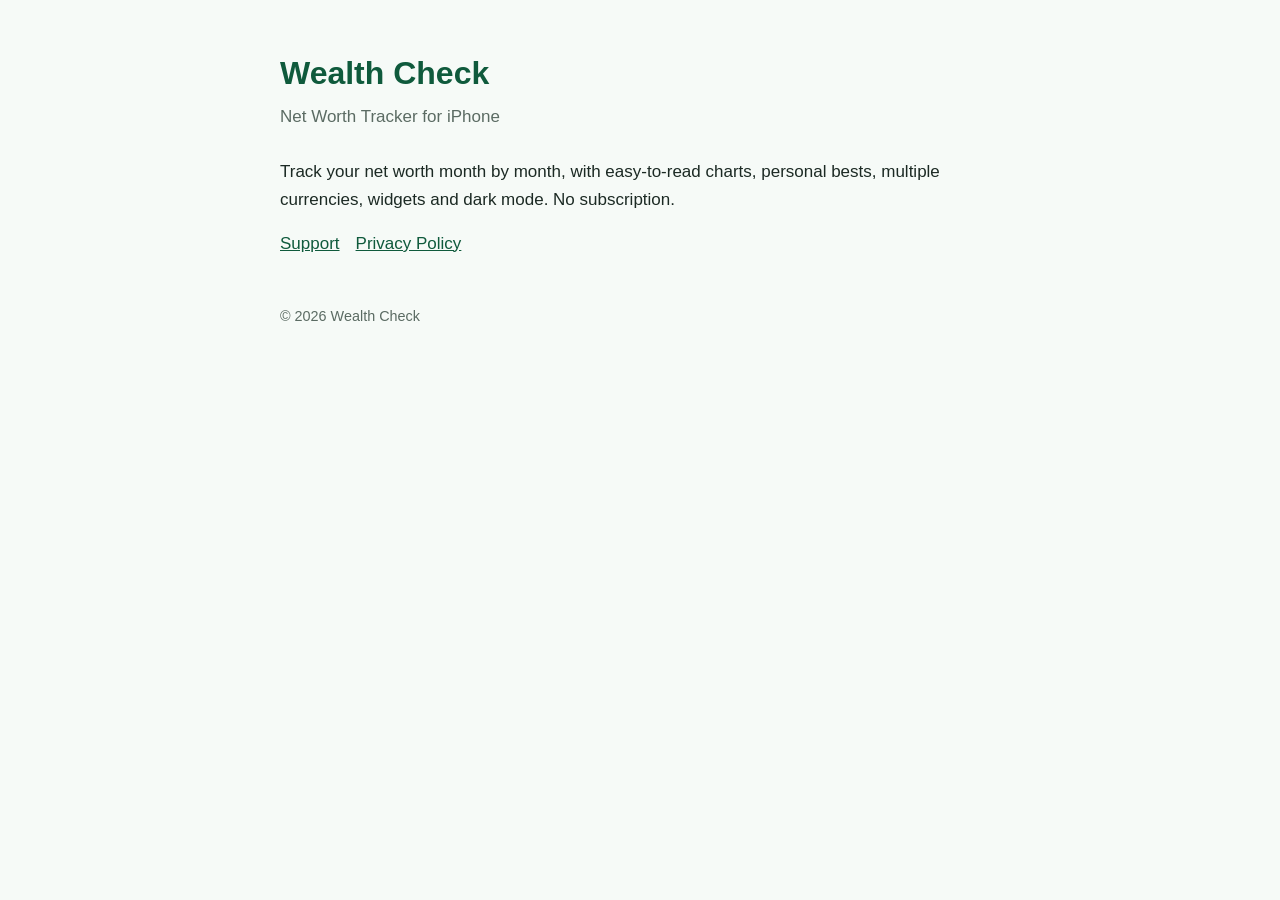
<file: index.html>
<!doctype html><html lang="en"><head><meta charset="utf-8"><meta name="viewport" content="width=device-width,initial-scale=1"><title>Wealth Check – Net Worth Tracker</title><link rel="stylesheet" href="style.css"></head><body><main>
<h1>Wealth Check</h1><p class="sub">Net Worth Tracker for iPhone</p>
<p>Track your net worth month by month, with easy-to-read charts, personal bests, multiple currencies, widgets and dark mode. No subscription.</p>
<nav><a href="support/">Support</a><a href="privacy/">Privacy Policy</a></nav>
<footer>© 2026 Wealth Check</footer></main></body></html>
</file>
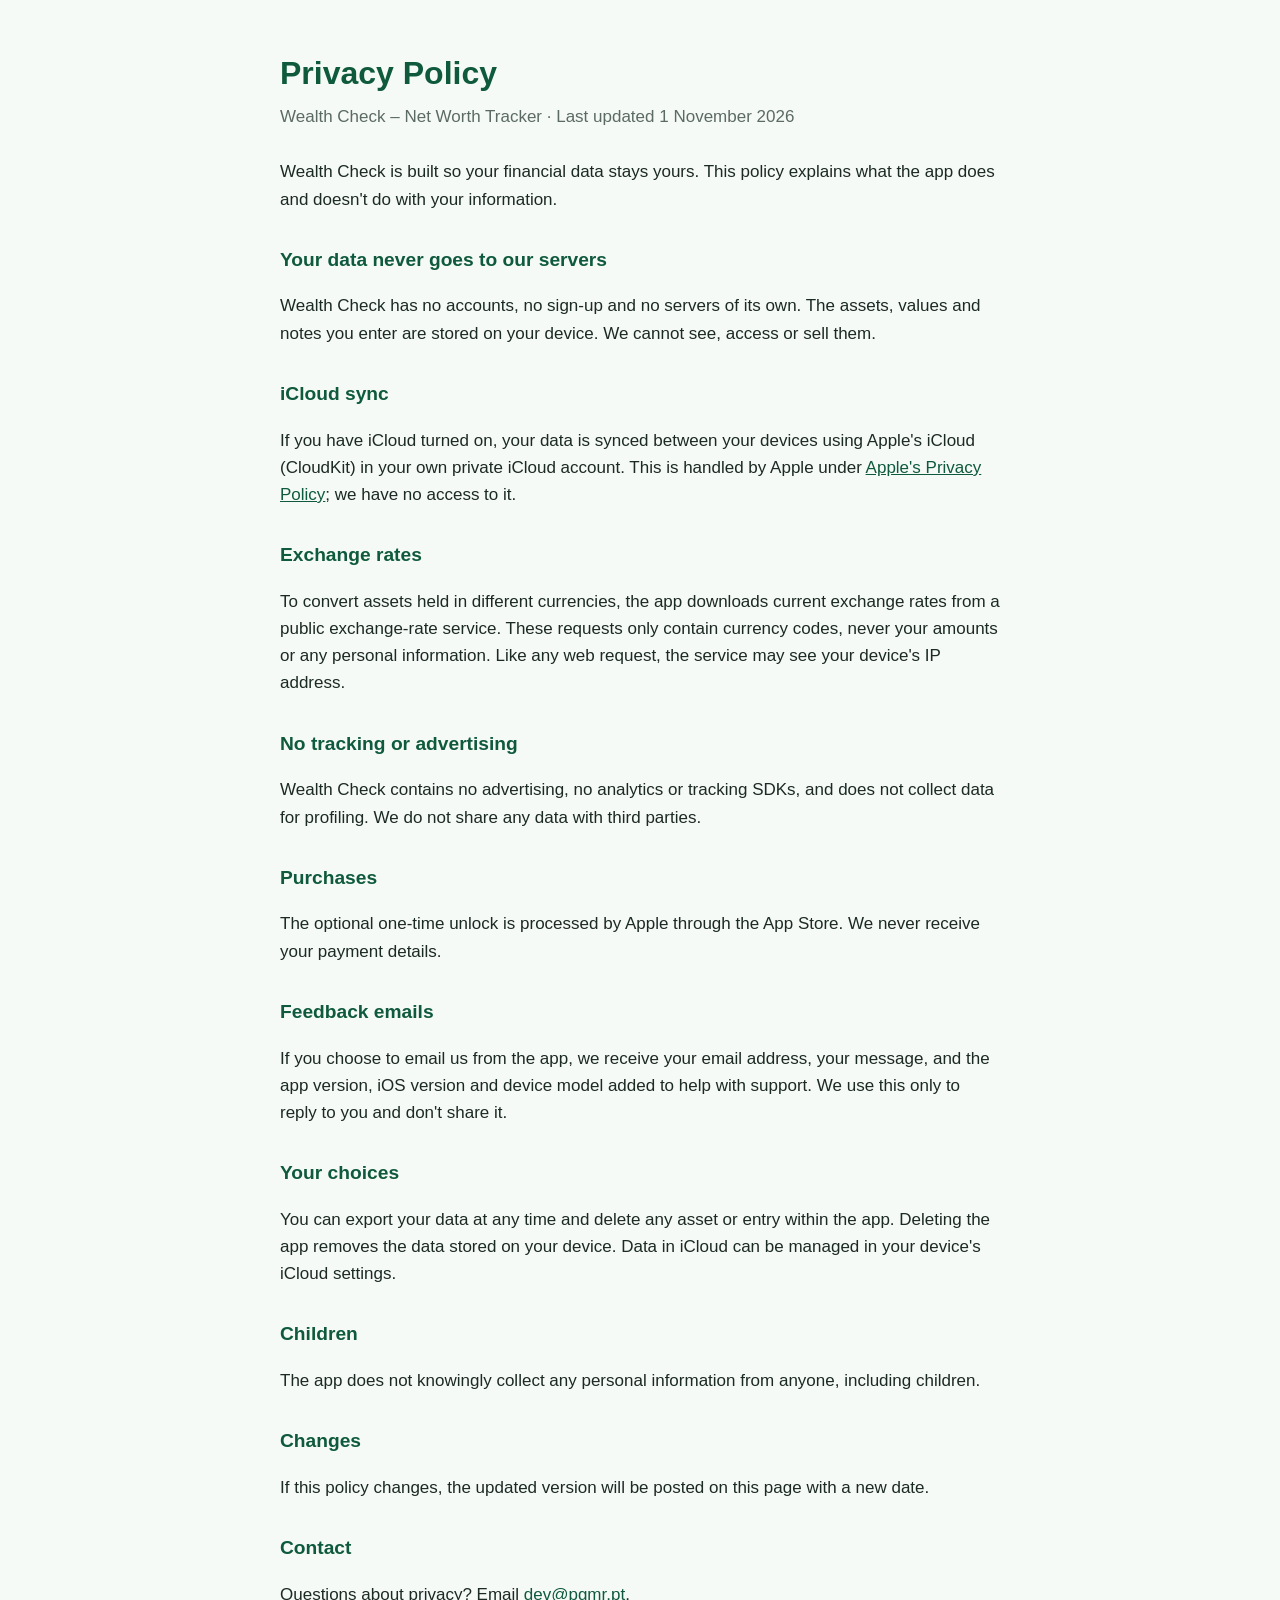
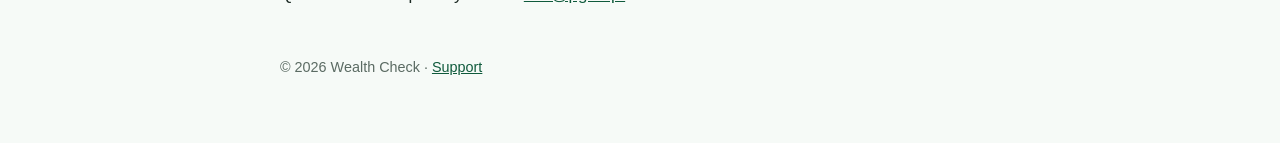
<file: privacy/index.html>
<!doctype html><html lang="en"><head><meta charset="utf-8"><meta name="viewport" content="width=device-width,initial-scale=1"><title>Wealth Check – Privacy Policy</title><link rel="stylesheet" href="../style.css"></head><body><main>
<h1>Privacy Policy</h1><p class="sub">Wealth Check – Net Worth Tracker · Last updated 1 November 2026</p>
<p>Wealth Check is built so your financial data stays yours. This policy explains what the app does and doesn't do with your information.</p>
<h2>Your data never goes to our servers</h2>
<p>Wealth Check has no accounts, no sign-up and no servers of its own. The assets, values and notes you enter are stored on your device. We cannot see, access or sell them.</p>
<h2>iCloud sync</h2>
<p>If you have iCloud turned on, your data is synced between your devices using Apple's iCloud (CloudKit) in your own private iCloud account. This is handled by Apple under <a href="https://www.apple.com/legal/privacy/">Apple's Privacy Policy</a>; we have no access to it.</p>
<h2>Exchange rates</h2>
<p>To convert assets held in different currencies, the app downloads current exchange rates from a public exchange-rate service. These requests only contain currency codes, never your amounts or any personal information. Like any web request, the service may see your device's IP address.</p>
<h2>No tracking or advertising</h2>
<p>Wealth Check contains no advertising, no analytics or tracking SDKs, and does not collect data for profiling. We do not share any data with third parties.</p>
<h2>Purchases</h2>
<p>The optional one-time unlock is processed by Apple through the App Store. We never receive your payment details.</p>
<h2>Feedback emails</h2>
<p>If you choose to email us from the app, we receive your email address, your message, and the app version, iOS version and device model added to help with support. We use this only to reply to you and don't share it.</p>
<h2>Your choices</h2>
<p>You can export your data at any time and delete any asset or entry within the app. Deleting the app removes the data stored on your device. Data in iCloud can be managed in your device's iCloud settings.</p>
<h2>Children</h2>
<p>The app does not knowingly collect any personal information from anyone, including children.</p>
<h2>Changes</h2>
<p>If this policy changes, the updated version will be posted on this page with a new date.</p>
<h2>Contact</h2>
<p>Questions about privacy? Email <a href="mailto:dev@pgmr.pt">dev@pgmr.pt</a>.</p>
<footer>© 2026 Wealth Check · <a href="../support/">Support</a></footer></main></body></html>
</file>
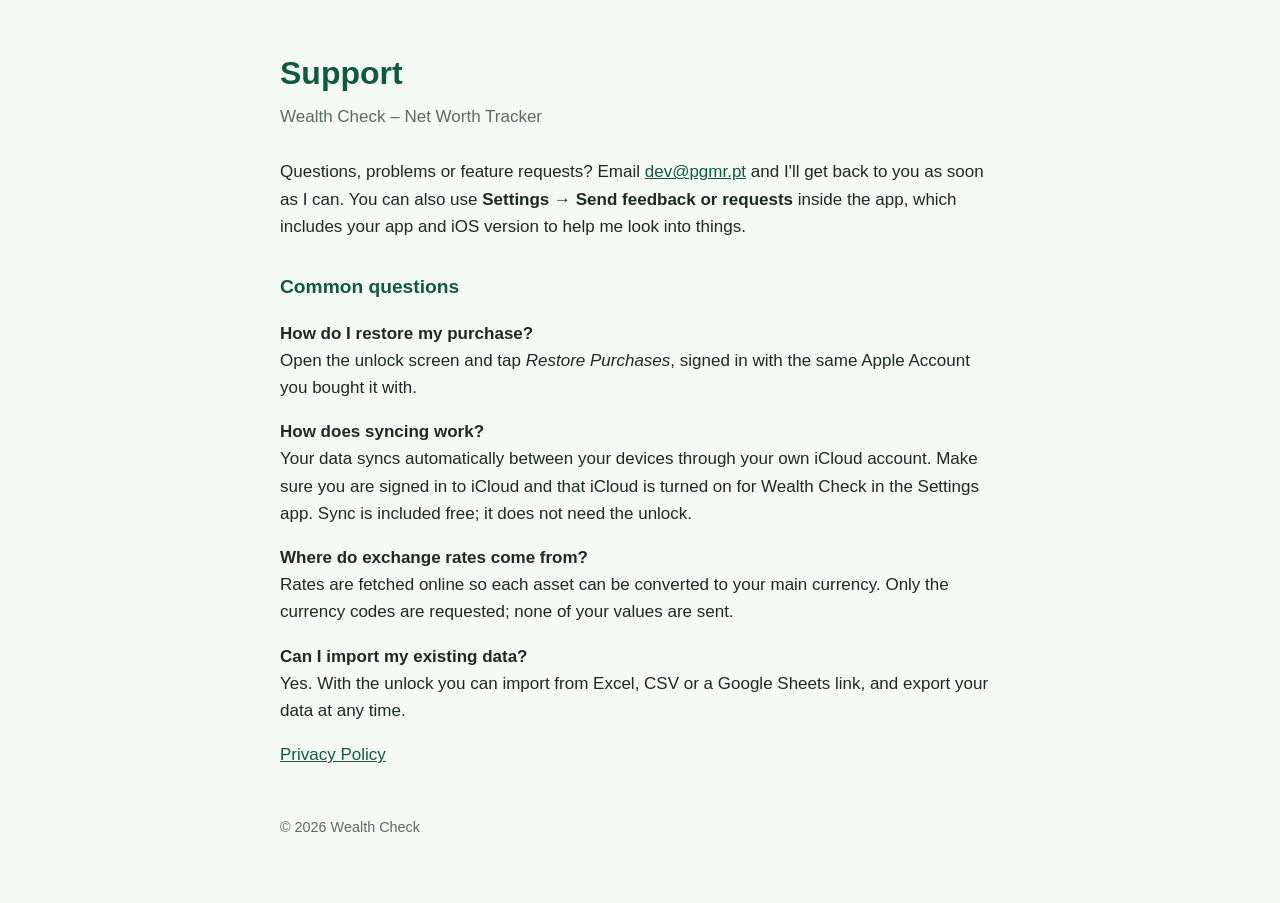
<file: support/index.html>
<!doctype html><html lang="en"><head><meta charset="utf-8"><meta name="viewport" content="width=device-width,initial-scale=1"><title>Wealth Check – Support</title><link rel="stylesheet" href="../style.css"></head><body><main>
<h1>Support</h1><p class="sub">Wealth Check – Net Worth Tracker</p>
<p>Questions, problems or feature requests? Email <a href="mailto:dev@pgmr.pt?subject=Wealth%20Check%20support">dev@pgmr.pt</a> and I'll get back to you as soon as I can. You can also use <strong>Settings → Send feedback or requests</strong> inside the app, which includes your app and iOS version to help me look into things.</p>
<h2>Common questions</h2>
<p><strong>How do I restore my purchase?</strong><br>Open the unlock screen and tap <em>Restore Purchases</em>, signed in with the same Apple Account you bought it with.</p>
<p><strong>How does syncing work?</strong><br>Your data syncs automatically between your devices through your own iCloud account. Make sure you are signed in to iCloud and that iCloud is turned on for Wealth Check in the Settings app. Sync is included free; it does not need the unlock.</p>
<p><strong>Where do exchange rates come from?</strong><br>Rates are fetched online so each asset can be converted to your main currency. Only the currency codes are requested; none of your values are sent.</p>
<p><strong>Can I import my existing data?</strong><br>Yes. With the unlock you can import from Excel, CSV or a Google Sheets link, and export your data at any time.</p>
<p><a href="../privacy/">Privacy Policy</a></p>
<footer>© 2026 Wealth Check</footer></main></body></html>
</file>
<file: style.css>
:root{--g:#0f5a3c;--bg:#f6faf7;--t:#1c2a24;--m:#5b6b63}
@media(prefers-color-scheme:dark){:root{--g:#4fc596;--bg:#0d1612;--t:#e8f1ec;--m:#9fb2a8}}
body{margin:0;background:var(--bg);color:var(--t);font:17px/1.6 -apple-system,BlinkMacSystemFont,"Segoe UI",Roboto,sans-serif}
main{max-width:720px;margin:0 auto;padding:48px 22px 64px}
h1{color:var(--g);font-size:2rem;margin:0 0 4px}h2{color:var(--g);font-size:1.2rem;margin-top:32px}
.sub{color:var(--m);margin:0 0 28px}a{color:var(--g)}footer{color:var(--m);font-size:.9rem;margin-top:48px}
nav a{margin-right:16px}
</file>
